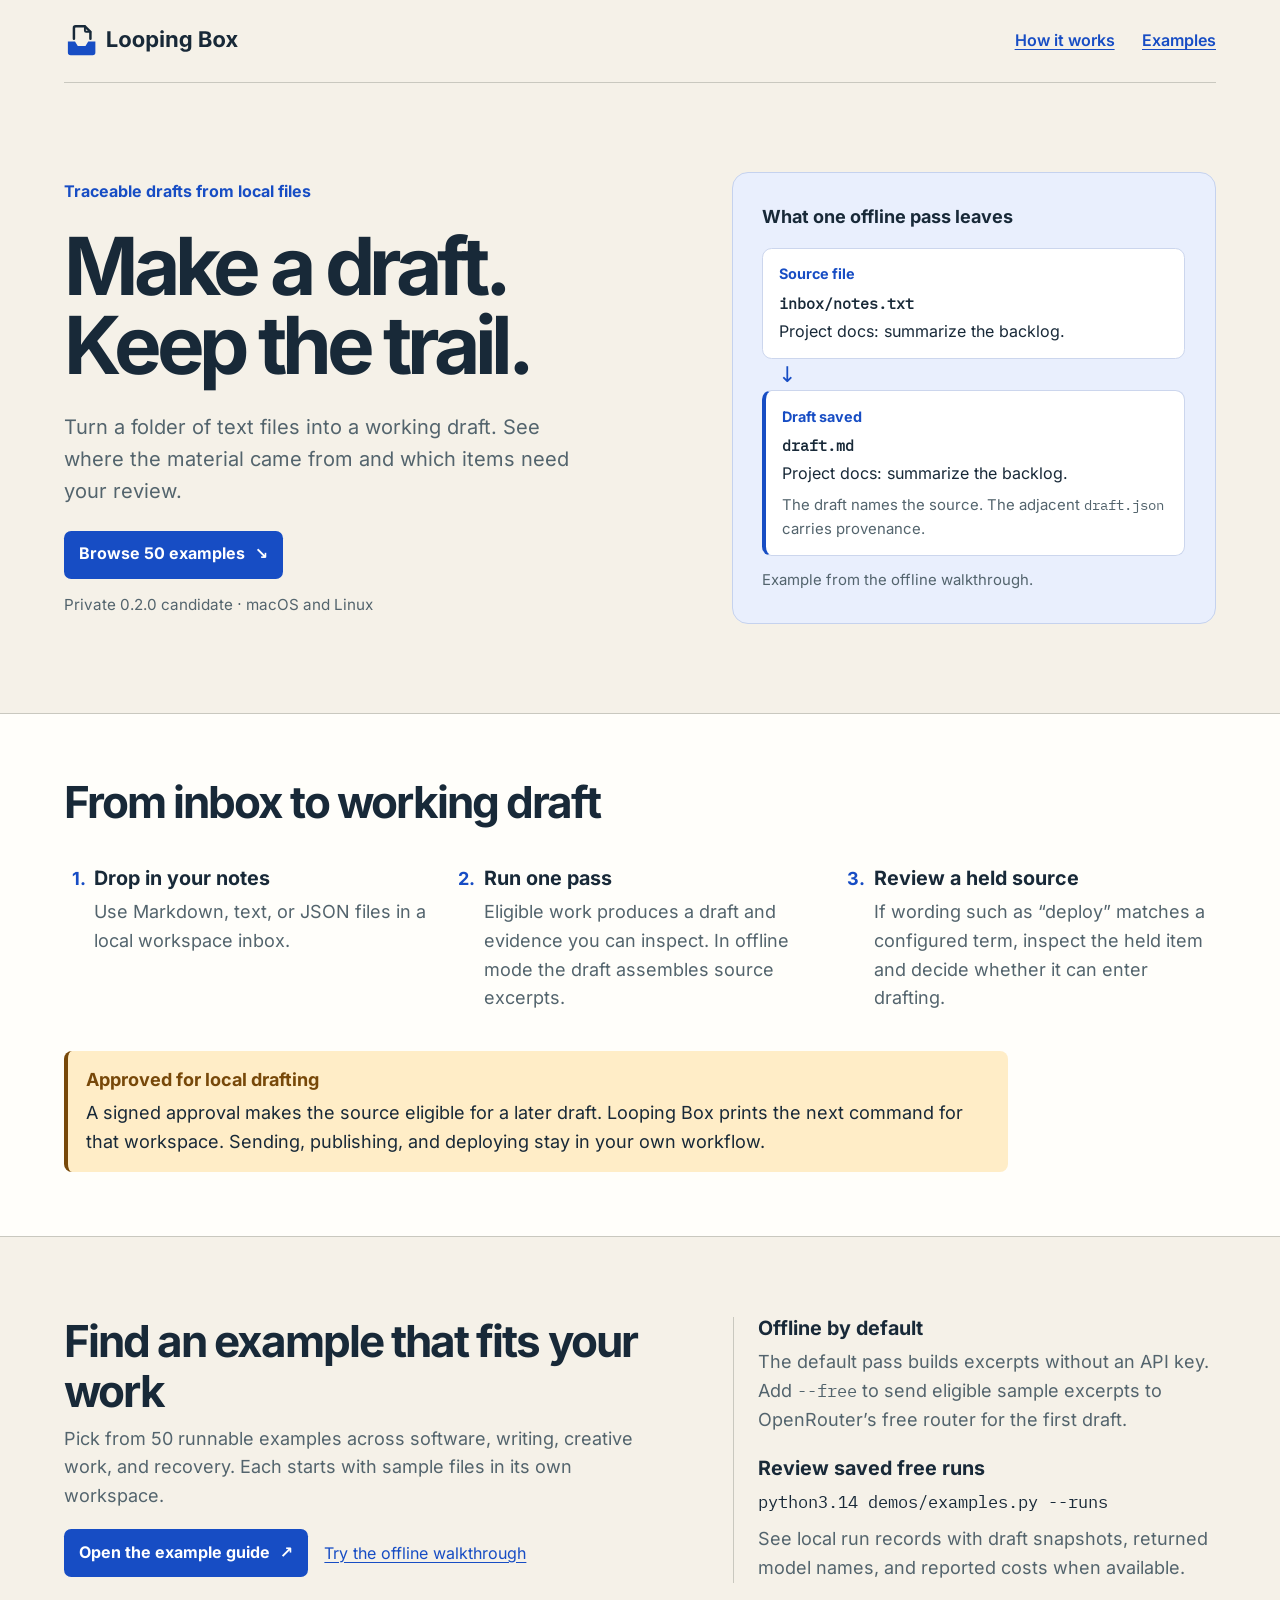
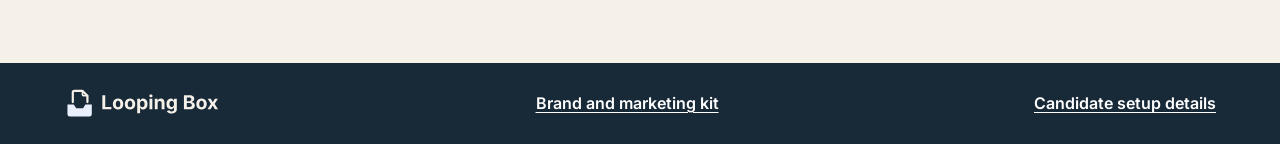
<file: docs/brand/preview/index.html>
<!doctype html>
<html lang="en">
<head>
  <meta charset="utf-8">
  <meta name="viewport" content="width=device-width, initial-scale=1">
  <title>Looping Box · Traceable drafts from local files</title>
  <meta name="description" content="Turn local text files into drafts you can trace. Try 50 runnable examples offline or use OpenRouter's free models for the first draft.">
  <link rel="icon" href="../assets/favicon.svg" type="image/svg+xml">
  <link rel="stylesheet" href="../assets/tokens.css">
  <link rel="stylesheet" href="type.css">
  <link rel="stylesheet" href="preview.css">
</head>
<body>
  <a class="skip" href="#content">Skip to content</a>
  <header class="site-header shell">
    <a class="home" href="#content" aria-label="Looping Box home">
      <img src="../assets/looping-box-lockup.svg" alt="" width="176" height="42">
    </a>
    <nav aria-label="Page">
      <a href="#workflow">How it works</a>
      <a href="#walkthrough">Examples</a>
    </nav>
  </header>
  <main id="content">
    <section class="hero shell" aria-labelledby="headline">
      <div class="hero-copy">
        <p class="descriptor">Traceable drafts from local files</p>
        <h1 id="headline">Make a draft.<br>Keep the trail.</h1>
        <p class="lede">Turn a folder of text files into a working draft. See where the material came from and which items need your review.</p>
        <a class="button" href="#walkthrough">Browse 50 examples <span aria-hidden="true">↘</span></a>
        <p class="candidate">Private 0.2.0 candidate · macOS and Linux</p>
      </div>
      <figure class="evidence">
        <figcaption>What one offline pass leaves</figcaption>
        <div class="evidence-row">
          <p class="row-label">Source file</p>
          <p class="filename"><code>inbox/notes.txt</code></p>
          <p>Project docs: summarize the backlog.</p>
        </div>
        <div class="evidence-arrow" aria-hidden="true">↓</div>
        <div class="evidence-row draft">
          <p class="row-label">Draft saved</p>
          <p class="filename"><code>draft.md</code></p>
          <p>Project docs: summarize the backlog.</p>
          <p class="evidence-note">The draft names the source. The adjacent <code>draft.json</code> carries provenance.</p>
        </div>
        <p class="example-note">Example from the offline walkthrough.</p>
      </figure>
    </section>

    <section id="workflow" class="workflow">
      <div class="shell">
        <h2>From inbox to working draft</h2>
        <ol class="steps">
          <li>
            <h3>Drop in your notes</h3>
            <p>Use Markdown, text, or JSON files in a local workspace inbox.</p>
          </li>
          <li>
            <h3>Run one pass</h3>
            <p>Eligible work produces a draft and evidence you can inspect. In offline mode the draft assembles source excerpts.</p>
          </li>
          <li>
            <h3>Review a held source</h3>
            <p>If wording such as “deploy” matches a configured term, inspect the held item and decide whether it can enter drafting.</p>
          </li>
        </ol>
        <aside class="review">
          <strong>Approved for local drafting</strong>
          <p>A signed approval makes the source eligible for a later draft. Looping Box prints the next command for that workspace. Sending, publishing, and deploying stay in your own workflow.</p>
        </aside>
      </div>
    </section>

    <section id="walkthrough" class="walkthrough shell" aria-labelledby="try">
      <div>
        <h2 id="try">Find an example that fits your work</h2>
        <p>Pick from 50 runnable examples across software, writing, creative work, and recovery. Each starts with sample files in its own workspace.</p>
        <div class="walkthrough-actions">
          <a class="button" href="../../50-offline-examples.md">Open the example guide <span aria-hidden="true">↗</span></a>
          <a href="../../DEMOS.md">Try the offline walkthrough</a>
        </div>
      </div>
      <div class="details">
        <h3>Offline by default</h3>
        <p>The default pass builds excerpts without an API key. Add <code>--free</code> to send eligible sample excerpts to OpenRouter’s free router for the first draft.</p>
        <h3>Review saved free runs</h3>
        <p class="command"><code>python3.14 demos/examples.py --runs</code></p>
        <p>See local run records with draft snapshots, returned model names, and reported costs when available.</p>
      </div>
    </section>
  </main>
  <footer class="site-footer">
    <div class="shell">
      <img src="../assets/looping-box-lockup-reverse.svg" alt="Looping Box" width="156" height="38">
      <a href="../README.md">Brand and marketing kit</a>
      <a href="../../../README.md">Candidate setup details</a>
    </div>
  </footer>
</body>
</html>
</file>
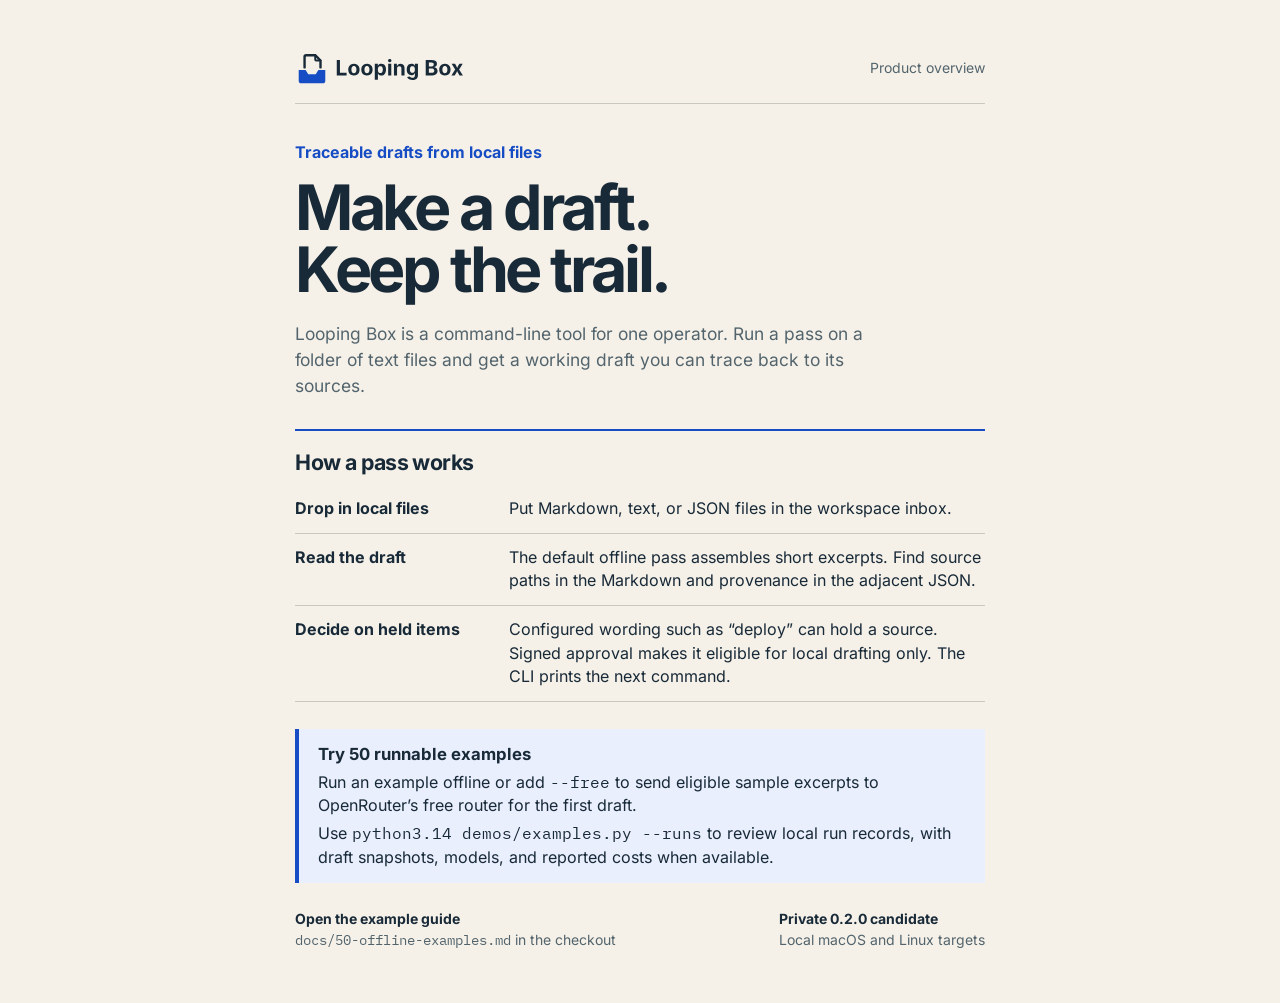
<file: docs/brand/collateral/one-sheet.html>
<!doctype html>
<html lang="en">
<head>
  <meta charset="utf-8">
  <meta name="viewport" content="width=device-width, initial-scale=1">
  <title>Looping Box product overview</title>
  <meta name="description" content="The Looping Box drafting workflow, with 50 runnable examples and local records of optional OpenRouter runs.">
  <link rel="stylesheet" href="../assets/tokens.css">
  <link rel="stylesheet" href="../preview/type.css">
  <link rel="stylesheet" href="one-sheet.css">
</head>
<body>
  <main class="sheet">
    <header class="masthead">
      <img src="../assets/looping-box-lockup.svg" width="170" alt="Looping Box">
      <p>Product overview</p>
    </header>

    <p class="descriptor">Traceable drafts from local files</p>
    <h1>Make a draft.<br>Keep the trail.</h1>
    <p class="intro">Looping Box is a command-line tool for one operator. Run a pass on a folder of text files and get a working draft you can trace back to its sources.</p>

    <section class="flow" aria-labelledby="flow">
      <h2 id="flow">How a pass works</h2>
      <dl>
        <dt>Drop in local files</dt>
        <dd>Put Markdown, text, or JSON files in the workspace inbox.</dd>
        <dt>Read the draft</dt>
        <dd>The default offline pass assembles short excerpts. Find source paths in the Markdown and provenance in the adjacent JSON.</dd>
        <dt>Decide on held items</dt>
        <dd>Configured wording such as “deploy” can hold a source. Signed approval makes it eligible for local drafting only. The CLI prints the next command.</dd>
      </dl>
    </section>

    <aside class="callout">
      <h2>Try 50 runnable examples</h2>
      <p>Run an example offline or add <code>--free</code> to send eligible sample excerpts to OpenRouter’s free router for the first draft.</p>
      <p>Use <code>python3.14 demos/examples.py --runs</code> to review local run records, with draft snapshots, models, and reported costs when available.</p>
    </aside>

    <footer class="footer">
      <p><strong>Open the example guide</strong><br><code>docs/50-offline-examples.md</code> in the checkout</p>
      <p><strong>Private 0.2.0 candidate</strong><br>Local macOS and Linux targets</p>
    </footer>
  </main>
</body>
</html>
</file>
<file: docs/brand/assets/tokens.css>
:root {
  --lb-paper: #F5F1E8;
  --lb-ink: #182938;
  --lb-cobalt: #174DC4;
  --lb-white: #FFFFFF;
  --lb-muted: #53646D;
  --lb-blue-wash: #E9EFFD;
  --lb-dark-muted: #B8C6CC;
  --lb-amber: #774809;
  --lb-amber-wash: #FFEDC7;
  --lb-moss: #34551E;
  --lb-moss-wash: #E3EBCF;
  --lb-rust: #922F38;
  --lb-rose-wash: #F8E3E3;

  --lb-font-sans: "Inter", system-ui, -apple-system, "Segoe UI", sans-serif;
  --lb-font-mono: "IBM Plex Mono", ui-monospace, "SFMono-Regular", Consolas, monospace;

  --lb-space-1: 0.25rem;
  --lb-space-2: 0.5rem;
  --lb-space-3: 0.75rem;
  --lb-space-4: 1rem;
  --lb-space-6: 1.5rem;
  --lb-space-8: 2rem;
  --lb-space-12: 3rem;
  --lb-space-16: 4rem;
  --lb-radius: 0.5rem;
}
</file>
<file: docs/brand/preview/type.css>
@font-face {
  font-family: Inter;
  src: url("fonts/inter-latin-variable.woff2") format("woff2");
  font-weight: 100 900;
  font-display: swap;
}

@font-face {
  font-family: "IBM Plex Mono";
  src: url("fonts/ibm-plex-mono-400.ttf") format("truetype");
  font-weight: 400;
  font-display: swap;
}
</file>
<file: docs/brand/preview/preview.css>
:root {
  color-scheme: light;
  --line: #c9c8bf;
}

* { box-sizing: border-box; }

body {
  margin: 0;
  color: var(--lb-ink);
  background: var(--lb-paper);
  font: 1.125rem/1.6 var(--lb-font-sans);
}

img { max-width: 100%; object-fit: contain; }
a { color: var(--lb-cobalt); text-underline-offset: .18em; }
a:hover { text-decoration-thickness: .14em; }
:focus-visible { outline: 3px solid var(--lb-cobalt); outline-offset: 5px; }
code { font-family: var(--lb-font-mono); font-size: .92em; overflow-wrap: anywhere; }
h1, h2, h3, p, figure { margin: 0; }
h1, h2, h3 { line-height: 1.12; }

.shell {
  width: min(100% - 3rem, 72rem);
  margin-inline: auto;
}

.skip {
  position: absolute;
  transform: translateY(-200%);
  top: .5rem;
  left: .5rem;
  padding: .65rem 1rem;
  background: white;
  z-index: 1;
}

.skip:focus { transform: none; }

.site-header, .site-footer .shell {
  display: flex;
  align-items: center;
  justify-content: space-between;
  gap: .75rem 2rem;
  flex-wrap: wrap;
  padding-block: 1.15rem;
}

.site-header { border-bottom: 1px solid var(--line); }
.home { display: inline-flex; align-items: center; min-height: 44px; }
.home img { width: 176px; height: auto; }
.site-header nav a + a { margin-inline-start: 1.4rem; }
.site-header nav a, .site-footer a {
  display: inline-block;
  min-height: 44px;
  padding-block: .6rem;
  font-size: 1rem;
  font-weight: 600;
  white-space: nowrap;
}

.hero {
  display: grid;
  grid-template-columns: 1.22fr 1fr;
  align-items: center;
  gap: clamp(2.25rem, 6vw, 5rem);
  padding-block: clamp(3rem, 7vw, 6.5rem);
}

.descriptor {
  font-size: 1rem;
  font-weight: 700;
  color: var(--lb-cobalt);
  margin-bottom: 1.35rem;
}

h1 {
  font-size: 5rem;
  line-height: .99;
  letter-spacing: -.065em;
  font-weight: 700;
}

.lede {
  max-width: 33rem;
  margin: 1.7rem 0 1.45rem;
  font-size: 1.25rem;
  color: var(--lb-muted);
}

.button {
  display: inline-block;
  min-height: 48px;
  border-radius: .45rem;
  padding: .68rem .95rem;
  background: var(--lb-cobalt);
  color: white;
  font-size: 1rem;
  font-weight: 700;
  text-decoration: none;
}

.button span { margin-inline-start: .35rem; }
.button:hover { text-decoration: underline; }
.candidate { margin-top: .9rem; color: var(--lb-muted); font-size: .95rem; }

.evidence {
  min-width: 0;
  padding: clamp(1rem, 2.5vw, 1.85rem);
  background: var(--lb-blue-wash);
  border: 1px solid #c5d2ee;
  border-radius: 1rem;
}

.evidence figcaption {
  margin-bottom: 1rem;
  font-weight: 700;
}

.evidence-row {
  padding: .85rem 1rem;
  background: white;
  border: 1px solid #ccd6ed;
  border-radius: .6rem;
  font-size: 1rem;
}

.evidence-row.draft { border-left: 4px solid var(--lb-cobalt); }
.row-label { color: var(--lb-cobalt); font-size: .9rem; font-weight: 700; }
.filename { margin: .35rem 0 .15rem; font-weight: 600; }
.evidence-arrow { color: var(--lb-cobalt); font-size: 1.35rem; line-height: 1.45; margin-left: 1rem; }
.evidence-note, .example-note { font-size: .93rem; color: var(--lb-muted); }
.evidence-note { margin-top: .45rem; }
.example-note { margin-top: .8rem; }

.workflow {
  padding-block: clamp(2.75rem, 5vw, 4.7rem);
  background: #fffefa;
  border-block: 1px solid var(--line);
}

h2 {
  font-size: 2.75rem;
  letter-spacing: -.045em;
}
h3 { font-size: 1.23rem; }
.steps {
  display: grid;
  grid-template-columns: repeat(3, 1fr);
  gap: 1.75rem 2.6rem;
  margin: 2.35rem 0;
  padding-left: 1.55rem;
}

.steps li { padding-left: .35rem; }
.steps li::marker { color: var(--lb-cobalt); font-weight: 700; }
.steps p, .walkthrough p { color: var(--lb-muted); margin-top: .55rem; }
.review {
  max-width: 59rem;
  border-radius: .5rem;
  border-left: 4px solid var(--lb-amber);
  padding: .95rem 1.1rem;
  background: var(--lb-amber-wash);
}

.review strong { color: var(--lb-amber); }
.review p { margin-top: .3rem; }

.walkthrough {
  display: grid;
  grid-template-columns: 1.22fr 1fr;
  gap: 2.35rem clamp(1.5rem, 7vw, 5rem);
  padding-block: clamp(3rem, 7vw, 5rem);
}

.walkthrough-actions {
  display: flex;
  align-items: center;
  flex-wrap: wrap;
  gap: .65rem 1rem;
  margin-top: 1.15rem;
  font-size: 1rem;
}

.walkthrough-actions > a:not(.button) { padding-block: .6rem; }
.details { border-left: 1px solid var(--line); padding-left: 1.5rem; }
.details h3:not(:first-child) { margin-top: 1.4rem; }
.details .command { color: var(--lb-ink); }
.site-footer { background: var(--lb-ink); }
.site-footer img { width: 156px; height: auto; }
.site-footer a { color: white; }
.site-footer a:focus-visible { outline-color: white; }

@media (max-width: 67rem) {
  h1 { font-size: 4rem; }
}

@media (max-width: 52rem) {
  h1 { font-size: 3.85rem; }
  h2 { font-size: 2.2rem; }
  .hero, .walkthrough { grid-template-columns: 1fr; }
  .steps { grid-template-columns: 1fr; }
  .details { border-left: 0; border-top: 1px solid var(--line); padding: 1.5rem 0 0; }
}

@media (max-width: 25rem) {
  .shell { width: calc(100% - 2rem); }
  .site-header { gap: .3rem 1rem; }
  .site-header nav { flex-basis: 100%; }
  .site-header nav a + a { margin-inline-start: .9rem; }
  h1 { font-size: 2.75rem; }
  h2 { font-size: 1.9rem; }
  .lede { font-size: 1.13rem; }
}

@media (max-width: 21rem) {
  h1 { font-size: 2.35rem; }
}
</file>
<file: docs/brand/collateral/one-sheet.css>
@page { size: Letter; margin: 0; }

* { box-sizing: border-box; }

body {
  margin: 0;
  background: var(--lb-paper);
  color: var(--lb-ink);
  font: 12pt/1.48 var(--lb-font-sans);
}

.sheet {
  max-width: 8.5in;
  margin-inline: auto;
  padding: .54in .66in;
}

h1, h2, p, dl, dd { margin: 0; }

.masthead {
  display: flex;
  align-items: center;
  justify-content: space-between;
  flex-wrap: wrap;
  gap: 8pt;
  padding-bottom: 13pt;
  border-bottom: 1pt solid #c9c8bf;
  font-size: 10.5pt;
  color: var(--lb-muted);
}

.masthead img { max-width: 100%; height: auto; }

.descriptor {
  margin: 28pt 0 9pt;
  font-weight: 700;
  color: var(--lb-cobalt);
}

h1 {
  font-size: 47pt;
  letter-spacing: -.055em;
  font-weight: 700;
  line-height: .98;
}

.intro {
  max-width: 34em;
  margin-top: 16pt;
  color: var(--lb-muted);
  font-size: 13pt;
}

.flow {
  margin-top: 23pt;
  border-top: 2pt solid var(--lb-cobalt);
  padding-top: 12pt;
}

.flow h2 {
  margin-bottom: 5pt;
  font-size: 16pt;
  letter-spacing: -.025em;
}

dl {
  display: grid;
  grid-template-columns: 31% 69%;
}

dt, dd {
  margin: 0;
  padding: 9pt 0;
  border-bottom: 1pt solid #c9c8bf;
}

dt { font-weight: 700; padding-right: 8pt; }

.callout {
  margin-top: 20pt;
  padding: 10pt 14pt;
  border-left: 3pt solid var(--lb-cobalt);
  background: var(--lb-blue-wash);
}

.callout h2 { font-size: 12.5pt; }
.callout p { margin-top: 3pt; }

.footer {
  display: flex;
  justify-content: space-between;
  flex-wrap: wrap;
  gap: 8pt 18pt;
  margin-top: 20pt;
  font-size: 10.5pt;
  color: var(--lb-muted);
}

.footer strong { color: var(--lb-ink); }
code { font-family: var(--lb-font-mono); }

@media screen and (max-width: 600px) {
  .sheet { padding: 1.25rem; }
  h1 { font-size: clamp(2.55rem, 10vw, 3.9rem); }
  dl { grid-template-columns: 1fr; }
  dt { border-bottom: 0; padding-bottom: 0; }
  dd { padding-top: 3pt; }
}
</file>
